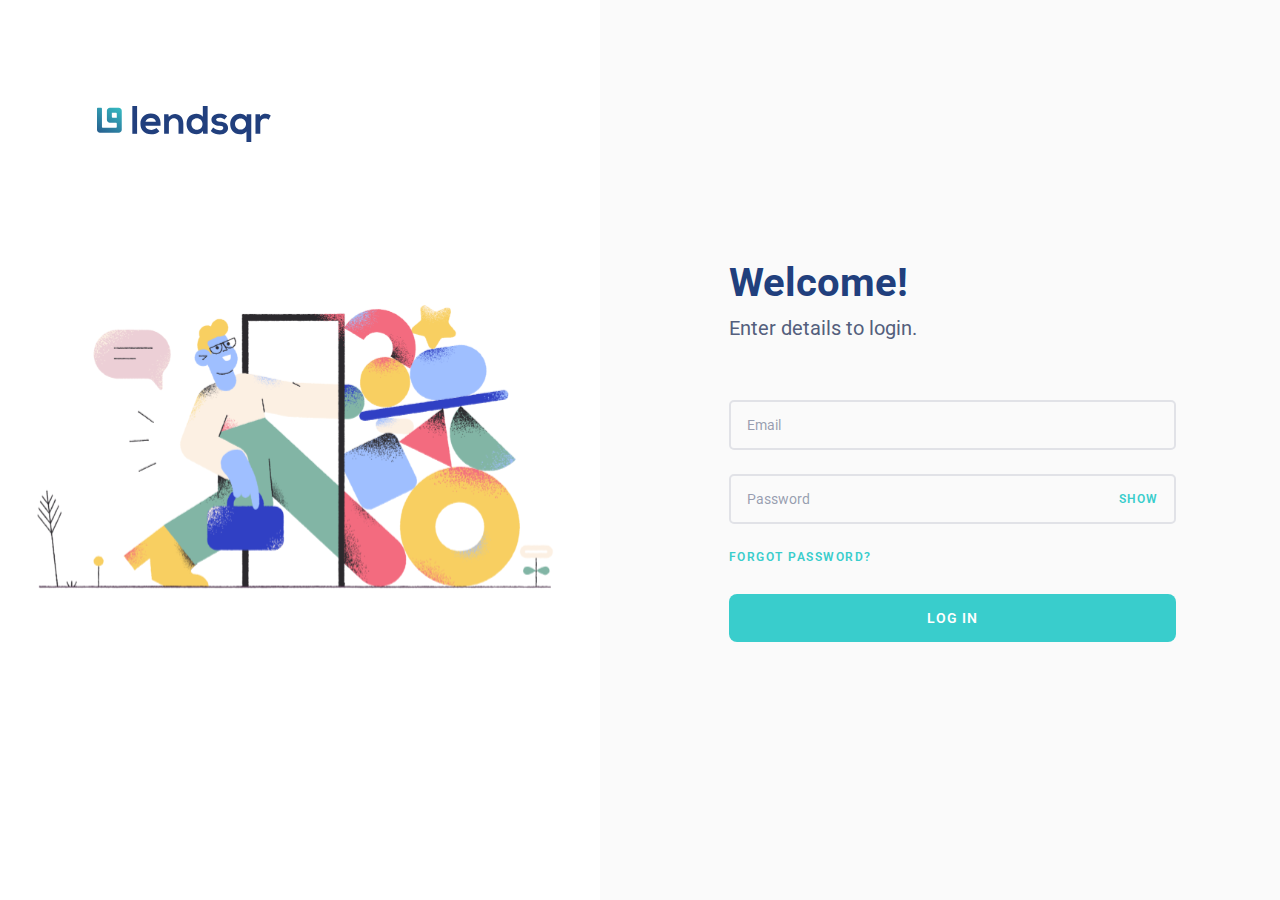
<file: index.html>
<!DOCTYPE html>
<html lang="en">
<head>
  <meta charset="UTF-8">
  <meta name="viewport" content="width=device-width, initial-scale=1.0">
  <title>Login | Lendsqr</title>

  <link rel="stylesheet" href="login.css">
</head>
<body>

  <header class="login">
    <div class="logo-cont">
      <a href="index.html">
        <img src="image/lockup-logo.svg" alt="lockup-logo">
      </a>
    </div>
  </header>

  <main>
    <div class="login-avatar">
      <img src="image/pablo-sign-in 1.svg" alt="login-avatar">
    </div>

    <div class="form-cont">
      <div class="login-form">
        <h2>Welcome!</h2>
  
        <p>Enter details to login.</p>
  
        <form action="user.html">
          <div class="input-box">
            <input type="email" required>
            <label>Email</label>
          </div>
          
          <div class="input-box">
            <p>SHOW</p>
            <input type="password" required>
            <label>Password</label>
          </div>
  
          <div class="forgot-psw">
            <a href="NotFound.html">Forgot PASSWORD?</a>
          </div>
  
          <button type="submit" class="btn">LOG IN</button>
        </form>
      </div>
    </div>
  </main>
  
</body>
</html>
</file>
<file: login.css>
@import url('https://fonts.googleapis.com/css2?family=Work+Sans:ital,wght@0,100..900;1,100..900&display=swap');
@import url('https://fonts.googleapis.com/css2?family=Roboto:ital,wght@0,100..900;1,100..900&display=swap');


*{
  margin: 0;
  padding: 0;
  box-sizing: border-box;
}

a{
  all: unset;
  cursor: pointer;
}

button{
  all: unset;
}

body{
  font-size: 14px;
  font-family: "Roboto", sans-serif;

}


body{
  display: flex;
  justify-content: center;
  align-items: center;
  min-width: 100vh;
}

header.login{
  position: fixed;
  top: 0;
  left: 0;
  width: 100%;
  padding: 106px 97px 0;
  z-index: 99;
}

main{
  display: grid;
  grid-template-columns: 1fr 1fr;
  width: 100%;
  height: 100vh;
  position: relative;
}

.login-avatar{
  justify-self: center;
  align-self: center;
}

.form-cont{
  width: 100%;
  height: 100%;
  min-width: 704px;
  background-color: #fafafa;
  display: flex;
  align-items: center;
  justify-content: center;
  
}

.login-form h2{
  font-weight: 700;
  font-size: 40px;
  font-family: "Roboto", sans-serif;
  color: #213F7D;
  letter-spacing: -4%;
  margin-bottom: 10px;
}

.login-form>p{
  font-weight: 400;
  font-size: 20px;
  font-family: "Roboto", sans-serif;
  color: #545F7D;
  margin-bottom: 60px;
}


.login-form .input-box{
  position: relative;
  width: 447px;
  height: 50px;
  border: 2px solid #545f7d26;
  border-radius: 5px;
  margin-bottom: 24px;
}

.login-form label{
  position: absolute;
  top: 50%;
  left: 16px;
  color: #545f7d99;
  font-size: 14px;
  font-weight: 400;
  font-family: "Roboto", sans-serif;
  transform: translateY(-50%);
  pointer-events: none;
  transition: opacity .5s ease-in-out;
  opacity: 1;
}

.login-form input:focus~label,
.login-form input:valid~label{
  opacity: 0;
}

.input-box input{
  width: 100%;
  height: 100%;
  outline: none;
  border: none;
  background: transparent;
  color: #545f7d;
  font-size: 14px;
  font-weight: 500;
  font-family: "Roboto", sans-serif;
  padding: 0 75px 0 16px;
}

.input-box p {
  position: absolute;
  top: 50%;
  right: 16px;
  transform: translateY(-50%);
  color: #39CDCC;
  letter-spacing: 1px;
  text-transform: uppercase;
  font-size: 12px;
  font-weight: 600;
  font-family: "Roboto", sans-serif;
  cursor: pointer;
}

.login-form .forgot-psw{
  margin-bottom: 30px;
}

.login-form .forgot-psw a{
  color: #39CDCC;  
  letter-spacing: 1.5px;
  text-transform: uppercase;
  font-size: 12px;
  font-weight: 600;
  font-family: "Roboto", sans-serif;
}

.login-form .btn{
  background-color: #39CDCC;
  width: 447px;
  height: 48px;
  border-radius: 8px;
  text-align: center;
  color: #fff;
  text-transform: uppercase;
  font-size: 14px;
  font-weight: 600;
  letter-spacing: 1px;
  font-family: "Roboto", sans-serif;
  transition: transform .5s ease-in-out;
  cursor: pointer;
}

.login-form .btn:hover{
  background-color: #2FB3B2;
}
</file>
